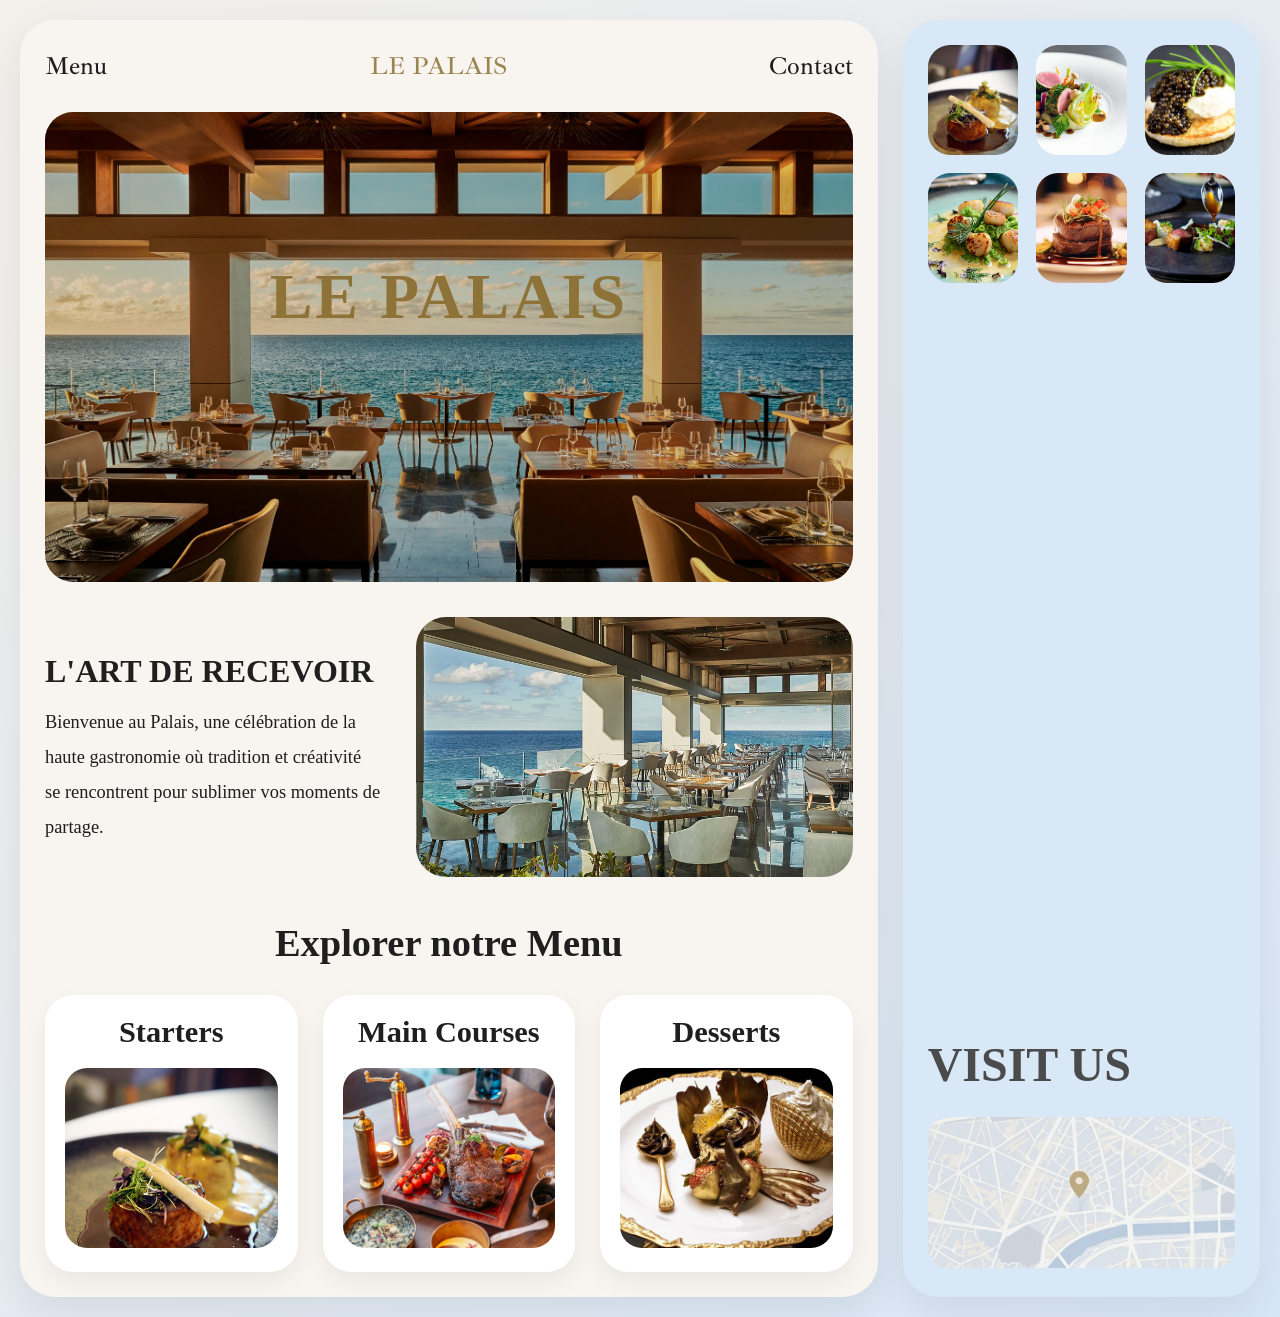
<file: index.html>
<!DOCTYPE html>
<html lang="fr">
<head>
    <meta charset="UTF-8">
    <meta name="viewport" content="width=device-width, initial-scale=1.0">
    <title>Le Palais</title>
    <link rel="stylesheet" href="style.css">
</head>
<body>

    <div class="container">

        <div class="main-content">
            
            <header class="navbar">
                <h1 class="logo">LE PALAIS</h1>
                <nav>
                    <ul>
                        <li><a href="menu.html">Menu</a></li>
                        <li><a href="index.html" style="color: #9b8450;">LE PALAIS</a></li>
                        <li><a href="contact.html">Contact</a></li>
                    </ul>
                </nav>
            </header>

            <section class="hero">
                <img src="resto.jpg" alt="Restaurant">
                <div class="hero-text">
                    <h2>LE PALAIS</h2>
                </div>
            </section>

            <section class="about">
                <div class="about-text">
                    <h3>L'ART DE RECEVOIR</h3>
                    <p>
                        Bienvenue au Palais, une célébration de la haute gastronomie
                        où tradition et créativité se rencontrent pour sublimer
                        vos moments de partage.
                    </p>
                </div>

                <div class="about-image">
                    <img src="restaurant.jpg" alt="Terrasse">
                </div>
            </section>

            <section class="menu-section">
                <h3>Explorer notre Menu</h3>

                <div class="menu-cards">
                    <div class="card">
                        <h4>Starters</h4>
                        <img src="food 1.jpg" alt="Starter">
                    </div>

                    <div class="card">
                        <h4>Main Courses</h4>
                        <img src="foof 2.jpg" alt="Main Course">
                    </div>

                    <div class="card">
                        <h4>Desserts</h4>
                        <img src="food 6.webp" alt="Dessert">
                    </div>
                </div>
            </section>

        </div>

        <aside class="sidebar">

            <div class="gallery">
                <img src="food 1.jpg" alt="">
                <img src="food 3.jpg" alt="">
                <img src="food 5.jpg" alt="">
                <img src="food 4.jpg" alt="">
                <img src="food 8.jpg" alt="">
                <img src="food 7.jpg" alt="">
            </div>

            <div class="visit-us">
                <h3>VISIT US</h3>
                <img src="MAP.jpeg" alt="Map">
            </div>

        </aside>

    </div>
    <script src="index.js"></script>

</body>
</html>
</file>
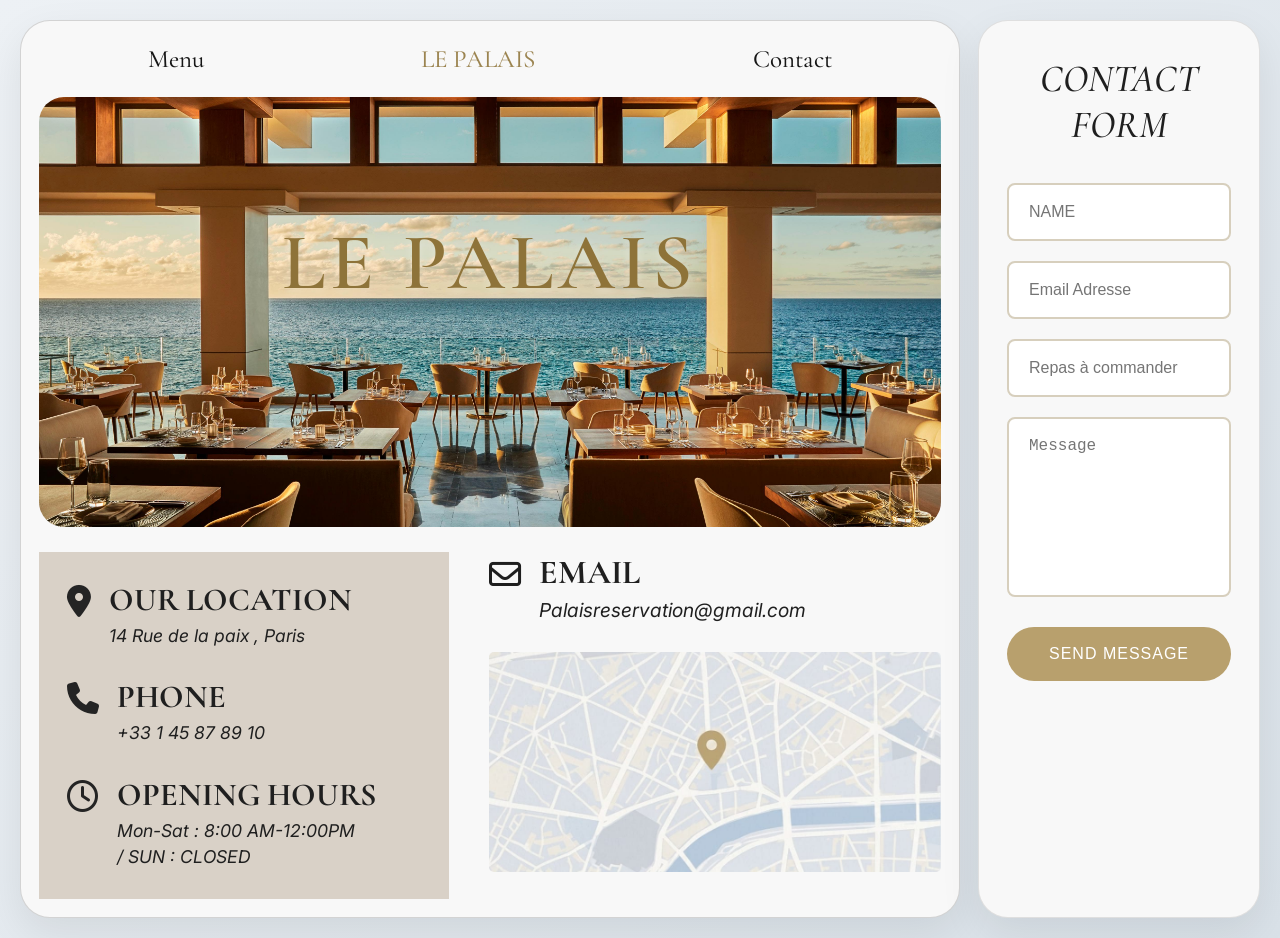
<file: contact.html>
<!DOCTYPE html>
<html lang="en">
<head>
    <meta charset="UTF-8">
    <meta name="viewport" content="width=device-width, initial-scale=1.0">
    <title>La Palais - Contact</title>
    <link rel="stylesheet" href="contact.css">
    <link rel="stylesheet" href="https://cdnjs.cloudflare.com/ajax/libs/font-awesome/6.5.0/css/all.min.css">
</head>
<body>

    <div class="page-container">

        <section class="contact-page">
            
            <header class="navbar">
                <nav>
                    <ul>
                        <li><a href="menu.html">Menu</a></li>
                        <li><a href="index.html" style="color: #9b8450;">LE PALAIS</a></li>
                        <li><a href="contact.html">Contact</a></li>
                    </ul>
                </nav>
            </header>

            <div class="hero-section">
                <img src="resto.jpg" alt="Restaurant">
                <div class="hero-overlay">
                    <h1>LE PALAIS</h1>
                </div>
            </div>

            <div class="info-section">

                <div class="info-card">
                    <div class="info-item">
                        <i class="fas fa-location-dot"></i>
                        <div>
                            <h3>OUR LOCATION</h3>
                            <p>14 Rue de la paix , Paris</p>
                        </div>
                    </div>

                    <div class="info-item">
                        <i class="fas fa-phone"></i>
                        <div>
                            <h3>PHONE</h3>
                            <p>+33 1 45 87 89 10</p>
                        </div>
                    </div>

                    <div class="info-item">
                        <i class="far fa-clock"></i>
                        <div>
                            <h3>OPENING HOURS</h3>
                            <p>Mon-Sat : 8:00 AM-12:00PM</p>
                            <p>/ SUN : CLOSED</p>
                        </div>
                    </div>
                </div>

                <div class="email-map">
                    <div class="email-box">
                        <i class="far fa-envelope"></i>
                        <div>
                            <h3>EMAIL</h3>
                            <p>Palaisreservation@gmail.com</p>
                        </div>
                    </div>

                    <div class="map-box">
                        <img src="MAP.jpeg" alt="Map">
                    </div>
                </div>

            </div>
        </section>

        <aside class="contact-form">
            <h2>CONTACT FORM</h2>

            <form>
                <input type="text" placeholder="NAME">
                <input type="email" placeholder="Email Adresse">
                <input type="text" placeholder="Repas à commander">
                <textarea placeholder="Message"></textarea>
                <button type="submit">SEND MESSAGE</button>
            </form>
        </aside>

    </div>
<script src="contact.js"></script>
</body>
</html>
</file>
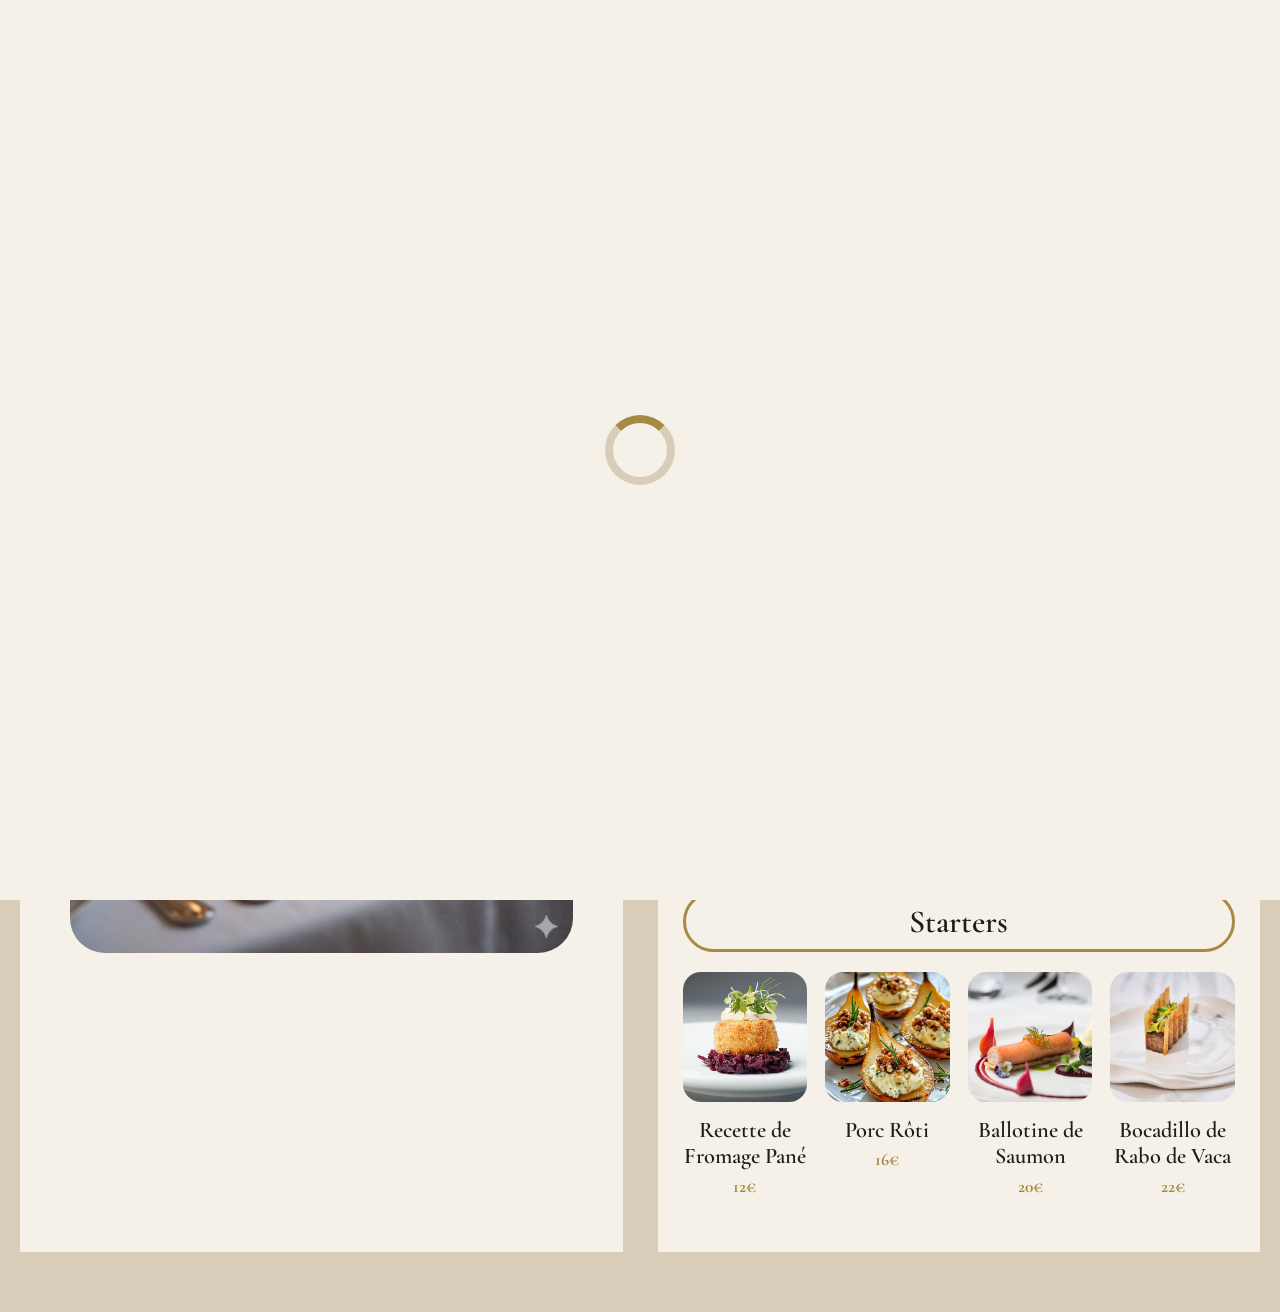
<file: menu.html>
<!DOCTYPE html>
<html lang="fr">
<head>
    <meta charset="UTF-8">
    <meta name="viewport" content="width=device-width, initial-scale=1.0">
    <title>Le Palais Menu</title>
    <link rel="stylesheet" href="menu.css">
    <link href="https://fonts.googleapis.com/css2?family=Cormorant+Garamond:wght@400;500;600;700&display=swap" rel="stylesheet">
</head>
<body>

    <div class="container">
        <header class="navbar">
            <a href="menu.html">MENU</a>
            <a href="index.html" style="color: #9b8450;;">LE PALAIS</a>
            <a href="contact.html">CONTACT</a>
        </header>

        <main class="menu-layout">

            <section class="left-panel">
                <h2>LE PALAIS</h2>
                <h3>MENU</h3>
                <p>
                    An exquisite culinary<br>
                    journey awaits
                </p>

                <img src="main dish.jpeg" alt="Main Dish">
            </section>

            <section class="right-panel">

                <div class="menu-section">
                    <h3>Desserts</h3>
                    <div class="items">
                        <div class="item">
                            <img src="cheese.jpg" alt="">
                            <p>Cheese Cake</p>
                        </div>

                        <div class="item">
                            <img src="chocolatecream.jpg" alt="">
                            <p>Chocolate Cake</p>
                        </div>

                        <div class="item">
                            <img src="fjyyh.jfif" alt="">
                            <p>Peanut Butter Cake</p>
                        </div>

                        <div class="item">
                            <img src="Tiramisu.jpg" alt="">
                            <p>Tiramisu</p>
                        </div>
                    </div>
                </div>

                <div class="menu-section">
                    <h3>Main Courses</h3>
                    <div class="items">
                        <div class="item">
                            <img src="appetizing.webp" alt="">
                            <p>Viande Rôtie</p>
                        </div>

                        <div class="item">
                            <img src="fish.jfif" alt="">
                            <p>Pavé de Mulet Noir</p>
                        </div>

                        <div class="item">
                            <img src="fish 2.jpg" alt="">
                            <p>Paella Royale</p>
                        </div>

                        <div class="item">
                            <img src="soup.jpg" alt="">
                            <p>Croquettes Croustillantes</p>
                        </div>
                    </div>
                </div>

                <div class="menu-section">
                    <h3>Starters</h3>
                    <div class="items">
                        <div class="item">
                            <img src="starter 1.jpg" alt="">
                            <p>Recette de Fromage Pané</p>
                        </div>

                        <div class="item">
                            <img src="starter2.jpg" alt="">
                            <p>Porc Rôti</p>
                        </div>

                        <div class="item">
                            <img src="starter 3.jpg" alt="">
                            <p>Ballotine de Saumon</p>
                        </div>

                        <div class="item">
                            <img src="starter 4.webp" alt="">
                            <p>Bocadillo de Rabo de Vaca</p>
                        </div>
                    </div>
                </div>

            </section>
        </main>
    </div>
<script src="menu.js"></script>
</body>
</html>
</file>
<file: style.css>
@import url('https://fonts.googleapis.com/css2?family=Ibarra+Real+Nova:wght@400;500;600;700&family=Inter:wght@300;400;500&display=swap');

* {
    margin: 0;
    padding: 0;
    box-sizing: border-box;
}

body {
    font-family: 'Inter', sans-serif;
    background: linear-gradient(135deg, #f3f0eb 0%, #d8e7f8 100%);
    min-height: 100vh;
    padding: 20px;
    color: #1f1f1f;
}

.container {
    display: grid;
    grid-template-columns: 2.4fr 1fr;
    gap: 25px;
    max-width: 1500px;
    margin: auto;
}

.main-content {
    background: #f8f4ef;
    border-radius: 35px;
    padding: 25px;
    box-shadow: 0 15px 40px rgba(0, 0, 0, 0.08);
}

.navbar {
    margin-bottom: 25px;
}

.navbar ul {
    list-style: none;
    display: flex;
    justify-content: space-between;
    align-items: center;
}
.navbar ul li {
    color: #8e7339;
    padding: 5px 0;
    font-family: Ibarra Real Nova;
    font-weight: 500;
    font-size: 25px;
}

.navbar a {
    text-decoration: none;
    color: #1d1d1d;
    font-size: 25px;
    font-weight: 500;
    transition: 0.3s;
}

.navbar a:hover,
.navbar a.active {
    color: #9b8450;
}
nav ul li a {
    position: relative;
    text-decoration: none;
    color: #000; 
    padding: 5px 0;
    transition: 0.3s;
    font-family: Ibarra Real Nova;
}

nav ul li a::after {
    content: "";
    position: absolute;
    left: 0;
    bottom: 0;
    width: 0%;
    height: 2px;
    background-color: #b49a58;
    transition: width 0.3s ease;
}

nav ul li a:hover::after {
    width: 100%;
}

nav ul li a:hover {
    color: #b49a58;
}
.logo{
    display: none;
}
.hero {
    position: relative;
    overflow: hidden;
    border-radius: 28px;
    margin-bottom: 35px;
}

.hero img {
    width: 100%;
    height: 470px;
    object-fit: cover;
    display: block;
}

.hero-text {
    position: absolute;
    inset: 0;
    display: flex;
    justify-content: center;
    align-items: center;
    background: rgba(0, 0, 0, 0.15);
}

.hero-text h2 {
    font-family: 'Cormorant Garamond', serif;
    font-size: 4rem;
    margin-top: -100px;
    color:#8e7339;
    letter-spacing: 3px;
    font-weight: 600;
}

.about {
    display: grid;
    grid-template-columns: 1fr 1.3fr;
    gap: 35px;
    align-items: center;
    margin-bottom: 40px;
}

.about-text h3 {
    font-family: 'Cormorant Garamond', serif;
    font-size: 2rem;
    margin-bottom: 15px;
}

.about-text p {
    font-size: 1.15rem;
    line-height: 1.9;
    font-family: 'Hurricane', cursive;
}

.about-image img {
    width: 100%;
    height: 260px;
    object-fit: cover;
    border-radius: 30px;
}

.menu-section h3 {
    text-align: center;
    font-family: 'Cormorant Garamond', serif;
    font-size: 2.4rem;
    margin-bottom: 30px;
}

.menu-cards {
    display: grid;
    grid-template-columns: repeat(3, 1fr);
    gap: 25px;
}

.card {
    background: #ffffff;
    border-radius: 28px;
    padding: 20px;
    text-align: center;
    transition: 0.4s;
    box-shadow: 0 10px 25px rgba(0, 0, 0, 0.06);
}

.card:hover {
    transform: translateY(-10px);
}

.card h4 {
    font-family: 'Cormorant Garamond', serif;
    font-size: 1.9rem;
    margin-bottom: 18px;
}

.card img {
    width: 100%;
    height: 180px;
    object-fit: cover;
    border-radius: 22px;
}

.sidebar {
    background: #d8e8f7;
    border-radius: 35px;
    padding: 25px;
    display: flex;
    flex-direction: column;
    justify-content: space-between;
    box-shadow: 0 15px 40px rgba(0, 0, 0, 0.08);
}

.gallery {
    display: grid;
    grid-template-columns: repeat(3, 1fr);
    gap: 18px;
}

.gallery img {
    width: 100%;
    height: 110px;
    object-fit: cover;
    border-radius: 22px;
    transition: 0.3s;
}

.gallery img:hover {
    transform: scale(1.05);
}

.visit-us {
    margin-top: 60px;
}

.visit-us h3 {
    font-family: 'Cormorant Garamond', serif;
    font-size: 3rem;
    margin-bottom: 25px;
    color: #4b4b4b;
}

.visit-us img {
    width: 100%;
    border-radius: 20px;
    opacity: 0.9;
}
@media (max-width: 1100px) {
    .container {
        grid-template-columns: 1fr;
    }

    .sidebar {
        order: -1;
    }

    .menu-cards {
        grid-template-columns: 1fr;
    }

    .about {
        grid-template-columns: 1fr;
    }
}

@media (max-width: 768px) {
    .navbar ul {
        flex-wrap: wrap;
        gap: 20px;
        justify-content: center;
    }

    .hero-text h2 {
        font-size: 4rem;
    }

    .about-text h3,
    .menu-section h3,
    .visit-us h3 {
        font-size: 2.2rem;
    }
}
</file>
<file: contact.css>
@import url('https://fonts.googleapis.com/css2?family=Cormorant+Garamond:wght@400;500;600;700&family=Inter:wght@300;400;500&display=swap');

* {
    margin: 0;
    padding: 0;
    box-sizing: border-box;
}

body {
    font-family: 'Inter', sans-serif;
    background: linear-gradient(135deg, #edf1f5, #d9e1e8);
    min-height: 100vh;
    padding: 20px;
    color: #1f1f1f;
}

.page-container {
    max-width: 1450px;
    margin: 0 auto;
    display: grid;
    grid-template-columns: 4fr 1.2fr;
    gap: 18px;
    align-items: start;
}

.contact-page {
    background: #f8f8f8;
    border-radius: 30px;
    padding: 18px;
    border: 1px solid rgba(0,0,0,0.15);
    box-shadow: 0 15px 40px rgba(0,0,0,0.08);
}

.navbar {
    margin-bottom: 18px;
}

.navbar ul {
    list-style: none;
    display: flex;
    justify-content: space-around;
    align-items: center;
}
.navbar ul li {
    color: #8e7339; 
    padding: 5px 0;
    font-family: Ibarra Real Nova;
    font-weight: 500;
    font-size: 25px;
}

.navbar a {
    text-decoration: none;
    color: #161616;
    font-family: 'Cormorant Garamond', serif;
    font-size: 25px;
    font-weight: 450;
    transition: 0.3s;
}

.navbar a:hover {
    color: #b89a5f;
}

.navbar .logo {
    color: #b89a5f;
    font-weight: 700;
}
nav ul li a {
    position: relative;
    text-decoration: none;
    color: #000; 
    padding: 5px 0;
    transition: 0.3s;
    font-family: Ibarra Real Nova;
}

nav ul li a::after {
    content: "";
    position: absolute;
    left: 0;
    bottom: 0;
    width: 0%;
    height: 2px;
    background-color: #b49a58;
    transition: width 0.3s ease;
}

nav ul li a:hover::after {
    width: 100%;
}

nav ul li a:hover {
    color: #b49a58;
}

.hero-section {
    position: relative;
    overflow: hidden;
    border-radius: 25px;
    margin-bottom: 25px;
}

.hero-section img {
    width: 100%;
    height: 430px;
    object-fit: cover;
    display: block;
}

.hero-overlay {
    position: absolute;
    inset: 0;
    display: flex;
    justify-content: center;
    align-items: center;
}

.hero-overlay h1 {
    font-family: 'Cormorant Garamond', serif;
    font-size: 5rem;
    color: #8e7339;
    letter-spacing: 5px;
    font-weight: 600;
    text-shadow: 0 3px 10px rgba(255,255,255,0.3);
    margin-top: -100px;

}
.info-section {
    display: grid;
    grid-template-columns: 1fr 1.1fr;
    gap: 40px;
    margin-top: 10px;
}

.info-card {
    background: #d9d1c7;
    padding: 28px;
    border-radius: 0;
    min-height: 310px;
}

.info-item {
    display: flex;
    gap: 18px;
    margin-bottom: 28px;
}

.info-item:last-child {
    margin-bottom: 0;
}

.info-item i {
    font-size: 2rem;
    color: #242424;
    margin-top: 5px;
}

.info-item h3 {
    font-family: 'Cormorant Garamond', serif;
    font-size: 2rem;
    margin-bottom: 4px;
}

.info-item p {
    font-size: 1.1rem;
    font-style: italic;
    line-height: 1.5;
}

.email-box {
    display: flex;
    gap: 18px;
    margin-bottom: 30px;
    align-items: flex-start;
}

.email-box i {
    font-size: 2rem;
    margin-top: 6px;
}

.email-box h3 {
    font-family: 'Cormorant Garamond', serif;
    font-size: 2.1rem;
}

.email-box p {
    font-size: 1.2rem;
    font-style: italic;
    margin-top: 5px;
}

.map-box img {
    width: 100%;
    height: 220px;
    object-fit: cover;
    border-radius: 5px;
}

.contact-form {
    background: #f8f8f8;
    border-radius: 30px;
    padding: 35px 28px;
    border: 1px solid rgba(0,0,0,0.1);
    box-shadow: 0 15px 40px rgba(0,0,0,0.08);
    min-height: 100%;
}

.contact-form h2 {
    font-family: 'Cormorant Garamond', serif;
    font-size: 2.4rem;
    text-align: center;
    margin-bottom: 35px;
    font-style: italic;
    font-weight: 500;
}

.contact-form form {
    display: flex;
    flex-direction: column;
    gap: 20px;
}

.contact-form input,
.contact-form textarea {
    width: 100%;
    padding: 18px 20px;
    border: 2px solid #d7cfbd;
    border-radius: 8px;
    background: #fff;
    font-size: 1rem;
    outline: none;
    transition: 0.3s;
}

.contact-form input:focus,
.contact-form textarea:focus {
    border-color: #b89a5f;
}

.contact-form textarea {
    resize: none;
    min-height: 180px;
}

.contact-form button {
    background: #b8a06d;
    color: white;
    border: none;
    padding: 18px;
    border-radius: 40px;
    font-size: 1rem;
    cursor: pointer;
    transition: 0.3s;
    margin-top: 10px;
    letter-spacing: 1px;
}

.contact-form button:hover {
    background: #9c8350;
    transform: translateY(-2px);
}

@media (max-width: 1200px) {
    .page-container {
        grid-template-columns: 1fr;
    }

    .contact-form {
        width: 100%;
    }
}

@media (max-width: 768px) {
    .navbar ul {
        flex-wrap: wrap;
        gap: 20px;
    }

    .navbar a {
        font-size: 1.5rem;
    }

    .hero-overlay h1 {
        font-size: 4rem;
    }

    .info-section {
        grid-template-columns: 1fr;
    }
}
</file>
<file: menu.css>
* {
    margin: 0;
    padding: 0;
    box-sizing: border-box;
}

body {
    font-family: 'Cormorant Garamond', serif;
    background: #d8cdb8;
    color: #1d1d1d;
    padding: 20px;
}

.container {
    max-width: 1400px;
    margin: auto;
}

.navbar {
    background: #f5f1e8;
    border-radius: 50px;
    padding: 15px 60px;
    display: flex;
    justify-content: space-between;
    align-items: center;
    margin-bottom: 25px;
}
.navbar a {
    text-decoration: none;
    color: #000;
    font-size: 1.5rem;
    font-weight: 600;
    position: relative;
    padding-bottom: 8px;
    transition: color 0.3s ease;
}

.navbar a::after {
    content: "";
    position: absolute;
    left: 0;
    bottom: 0;
    width: 0;
    height: 2px;
    background-color: #a68942;
    transition: width 0.4s ease;
}

.navbar a:hover::after {
    width: 100%;
}

.navbar a:hover {
    color: #a68942;
}

.menu-layout {
    display: grid;
    grid-template-columns: 1fr 1fr;
    gap: 35px;
}

.left-panel {
    background: #f5f1e8;
    padding: 50px;
    text-align: center;
}

.left-panel h2 {
    font-size: 4.5rem;
    color: #a68942;
    font-weight: 600;
    margin-bottom: 15px;
}

.left-panel h3 {
    font-size: 3rem;
    margin-bottom: 20px;
}

.left-panel p {
    font-size: 2.2rem;
    line-height: 1.4;
    margin-bottom: 40px;
}

.left-panel img {
    width: 100%;
    border-radius: 35px;
    object-fit: cover;
}

.right-panel {
    background: #f5f1e8;
    padding: 25px;
}

.menu-section {
    margin-bottom: 30px;
}

.menu-section h3 {
    border: 3px solid #a68942;
    border-radius: 40px;
    text-align: center;
    padding: 8px;
    font-size: 2rem;
    margin-bottom: 20px;
    font-weight: 600;
}

.items {
    display: grid;
    grid-template-columns: repeat(4, 1fr);
    gap: 18px;
}

.item {
    text-align: center;
}

.item img {
    width: 100%;
    height: 130px;
    object-fit: cover;
    border-radius: 18px;
    margin-bottom: 10px;
}

.item p {
    font-size: 1.4rem;
    font-weight: 600;
    line-height: 1.2;
}
.item {
    text-align: center;
    transition: transform 0.4s ease;
    cursor: pointer;
}

.item:hover {
    transform: translateY(-12px);
}

.item img {
    width: 100%;
    height: 130px;
    object-fit: cover;
    border-radius: 18px;
    margin-bottom: 10px;
    transition: transform 0.4s ease, box-shadow 0.4s ease;
}

.item:hover img {
    transform: scale(1.05);
    box-shadow: 0 15px 30px rgba(0, 0, 0, 0.25);
}
.menu-section,
.left-panel {
    opacity: 0;
    transform: translateY(60px);
    transition: all 0.8s ease;
}

.menu-section.show,
.left-panel.show {
    opacity: 1;
    transform: translateY(0);
}

.item.clicked {
    transform: scale(0.95);
}
</file>
